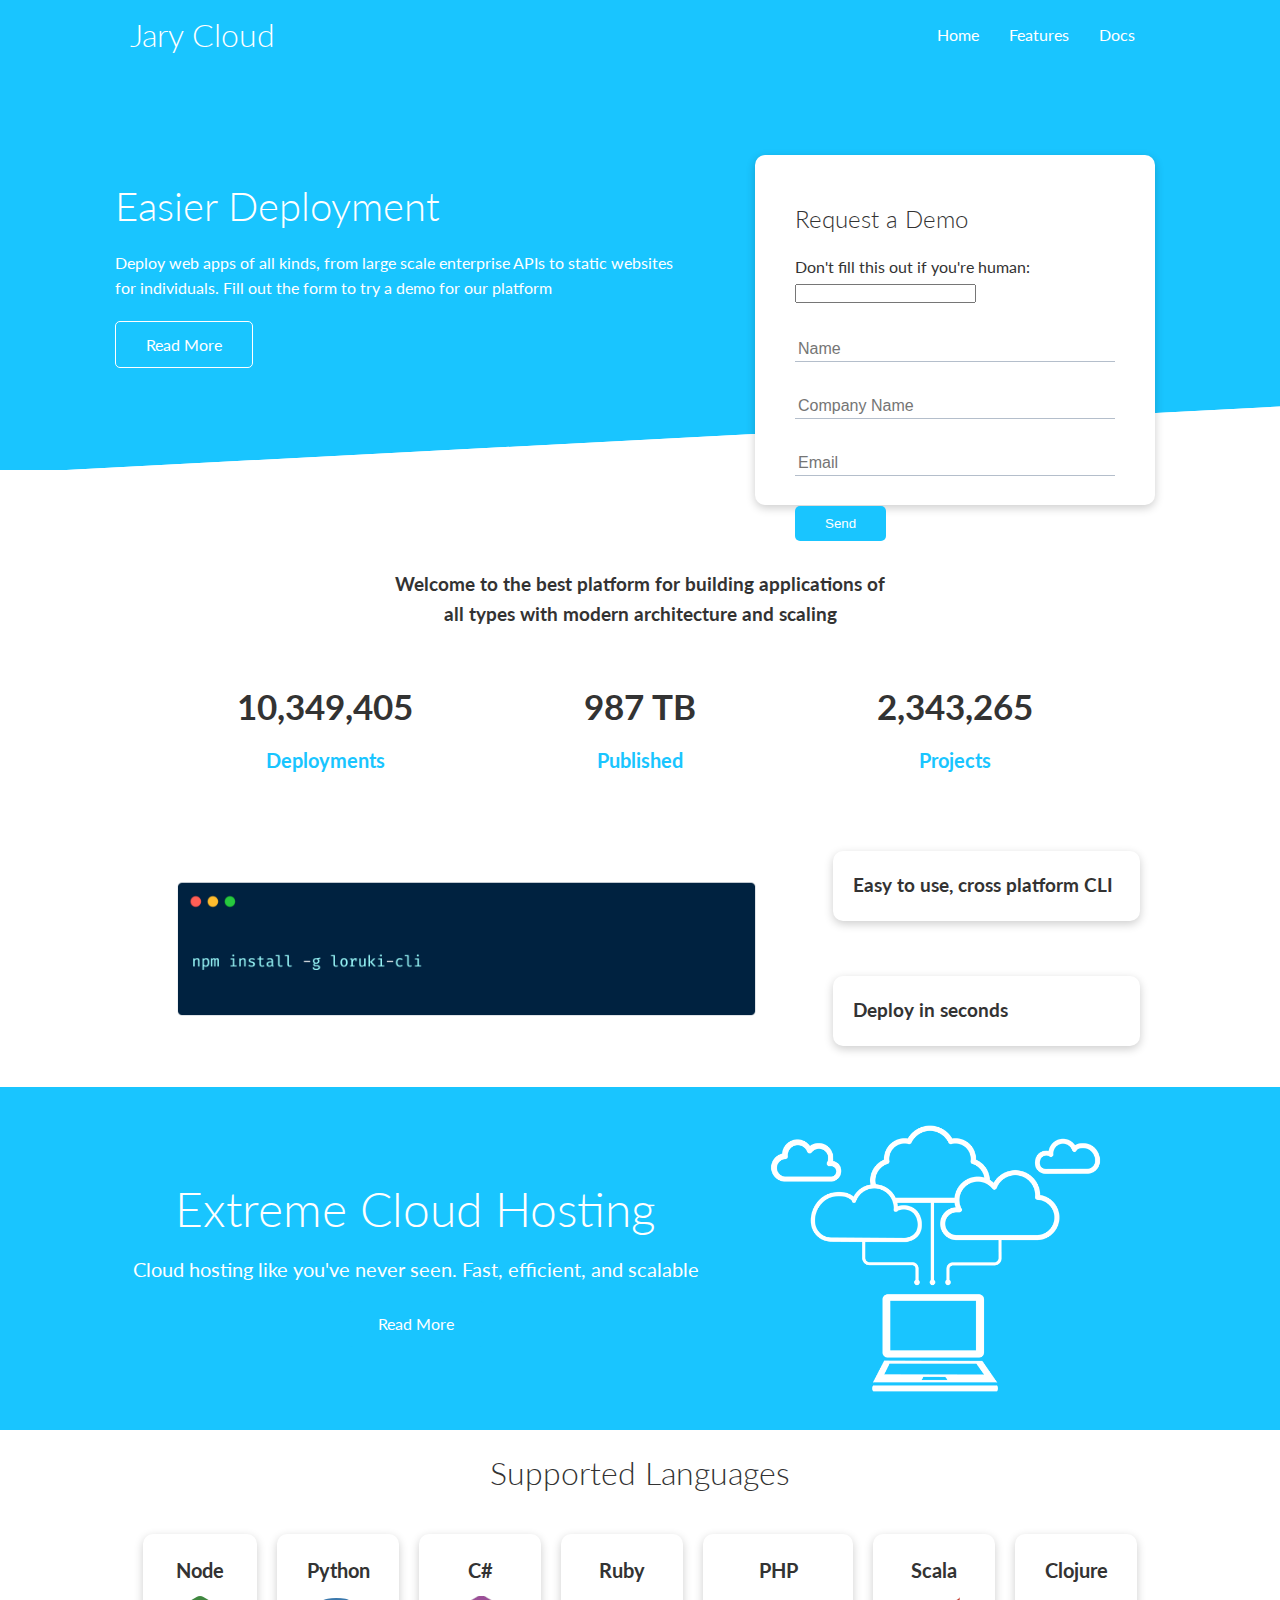
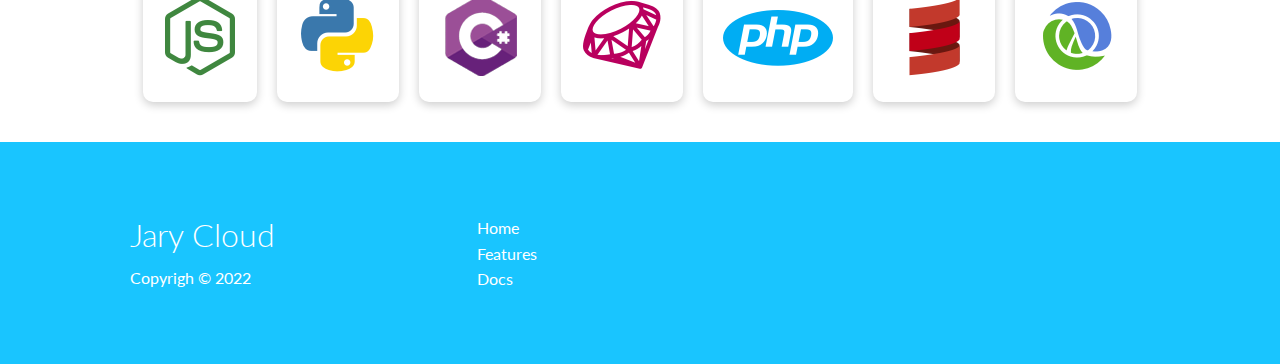
<file: index.html>
<!DOCTYPE html>
<html lang="en">
<head>
    <meta charset="UTF-8">
    <meta http-equiv="X-UA-Compatible" content="IE=edge">
    <meta name="viewport" content="width=device-width, initial-scale=1.0">
    <link rel="stylesheet" href="https://cdnjs.cloudflare.com/ajax/libs/font-awesome/6.1.1/css/all.min.css" integrity="sha512-KfkfwYDsLkIlwQp6LFnl8zNdLGxu9YAA1QvwINks4PhcElQSvqcyVLLD9aMhXd13uQjoXtEKNosOWaZqXgel0g==" crossorigin="anonymous" referrerpolicy="no-referrer" />
    <link rel="stylesheet" href="css/utilities.css">
    <link rel="stylesheet" href="/css/style.css">
    <title>JaryC | Cloud Hosting For Everyone</title>
</head>
<body>
    <!-- Navbar-->
    <div class="navbar">
        <div class="container flex">
            <h1 class="logo">Jary Cloud</h1>
            <nav>
                <ul>
                    <li><a href="index.html">Home</a></li>
                    <li><a href="features.html">Features</a></li>
                    <li><a href="docs.html">Docs</a></li>
                </ul>
            </nav>
        </div>
    </div>

    <!-- Showcase -->
    <section class="showcase">
        <div class="container grid">
            <div class="showcase-text">
                <h1>Easier Deployment</h1>
                <p>Deploy web apps of all kinds, from
                    large scale enterprise APIs to static 
                    websites for individuals. Fill out the 
                    form to try a demo for our platform</p>
                    <a href="features.html" class="btn btn-outline">
                        Read More
                    </a>
            </div>

            <div class="showcase-form card">
                <h2>Request a Demo</h2>
                <form name="contact" method="POST" netlify-honeypot="bot-field" data-netlify="true">
                    <input type="hidden" name="form-name" value="contact">
                    <p class="hidden"></p>
                        <label>Don't fill this out if you're human: <input name="bot-field"></label>
                    <div class="form-control">
                        <input type="text" name="name" placeholder="Name" required>
                    </div>
                    <div class="form-control">
                        <input type="text" name="company" placeholder="Company Name" required>
                    </div>
                    <div class="form-control">
                        <input type="email" name="email" placeholder="Email" required>
                    </div>
                    <input type="submit" value="Send" class="btn btn-primary">
                </form>
            </div>
        </div>
    </section>

    <!-- Stats -->
    <section class="stats">
        <div class="container">
            <h3 class="stats-heading text-center my-1">
                Welcome to the best platform for building applications of all
                types with modern architecture and scaling
            </h3>
            <div class="grid grid-3 text-center my-4">
                <div>
                    <i class="fa-solid fa-server fa-3x"></i>
                    <h3>10,349,405</h3>
                    <p class="text-secondary">Deployments</p>
                </div>
                <div>
                    <i class="fa-solid fa-upload fa-3x"></i>
                    <h3>987 TB</h3>
                    <p class="text-secondary">Published</p>
                </div>
                <div>
                    <i class="fa-solid fa-project-diagram fa-3x"></i>
                    <h3>2,343,265</h3>
                    <p class="text-secondary">Projects</p>
                </div>
            </div>
        </div>
    </section>

    <!-- Cli -->
    <section class="cli">
        <div class="container grid">
            <img src="/images/cli.png" alt="">
            <div class="card">
                <h3>Easy to use, cross platform CLI</h3>
            </div>
            <div class="card">
                <h3>Deploy in seconds</h3>
            </div>
        </div>
    </section>

    <!-- Cloud -->
    <section class="cloud bg-primary my-2 py-2">
        <div class="container grid">
            <div class="text-center">
                <h2 class="lg">Extreme Cloud Hosting</h2>
                <p class="lead my-1">Cloud hosting like you've never seen.
                    Fast, efficient, and scalable
                </p>
                <a href="features.html" class="btn btn-dark">Read More</a>
            </div>
            <img src="images/cloud.png" alt="">
        </div>
    </section>

    <!-- Languages -->
    <section class="languages">
        <h2 class="md text-center my-2">
            Supported Languages
        </h2>
        <div class="container flex">
            <div class="card">
                <h4>Node</h4>
                <img src="images/logos/node.png" alt="">
            </div>
            <div class="card">
                <h4>Python</h4>
                <img src="images/logos/python.png" alt="">
            </div>
            <div class="card">
                <h4>C#</h4>
                <img src="images/logos/csharp.png" alt="">
            </div>

            <div class="card">
                <h4>Ruby</h4>
                <img src="images/logos/ruby.png" alt="">
            </div>

            <div class="card">
                <h4>PHP</h4>
                <img src="images/logos/php.png" alt="">
            </div>

            <div class="card">
                <h4>Scala</h4>
                <img src="images/logos/scala.png" alt="">
            </div>

            <div class="card">
                <h4>Clojure</h4>
                <img src="images/logos/clojure.png" alt="">
            </div>
        </div>
    </section>

    <!-- Footer -->
    <footer class="footer bg-dark py-5">
        <div class="container grid grid-3">
            <div>
                <h1>Jary Cloud</h1>
                <p>Copyrigh &copy; 2022</p>
            </div>
            <nav>
                <ul>
                    <li><a href="index.html">Home</a></li>
                    <li><a href="features.html">Features</a></li>
                    <li><a href="docs.html">Docs</a></li>
                </ul>
            </nav>
            <div class="social">
                <a href="https://github.com/JaryCruz" target="_blank"><i class="fa-brands fa-github fa-2x"></i></a>
                <a href="https://twitter.com/JaryCruz5" target="_blank"><i class="fa-brands fa-twitter fa-2x"></i></a>
                <a href="https://www.facebook.com/jaryleonel.cruzzelaya.5" target="_blank" ><i class="fa-brands fa-facebook fa-2x"></i></a>
                <a href="https://www.instagram.com/jary.cruz10/" target="_blank"><i class="fa-brands fa-instagram fa-2x"></i></a>
            </div>
        </div>
    </footer>
</body>
</html>
</file>
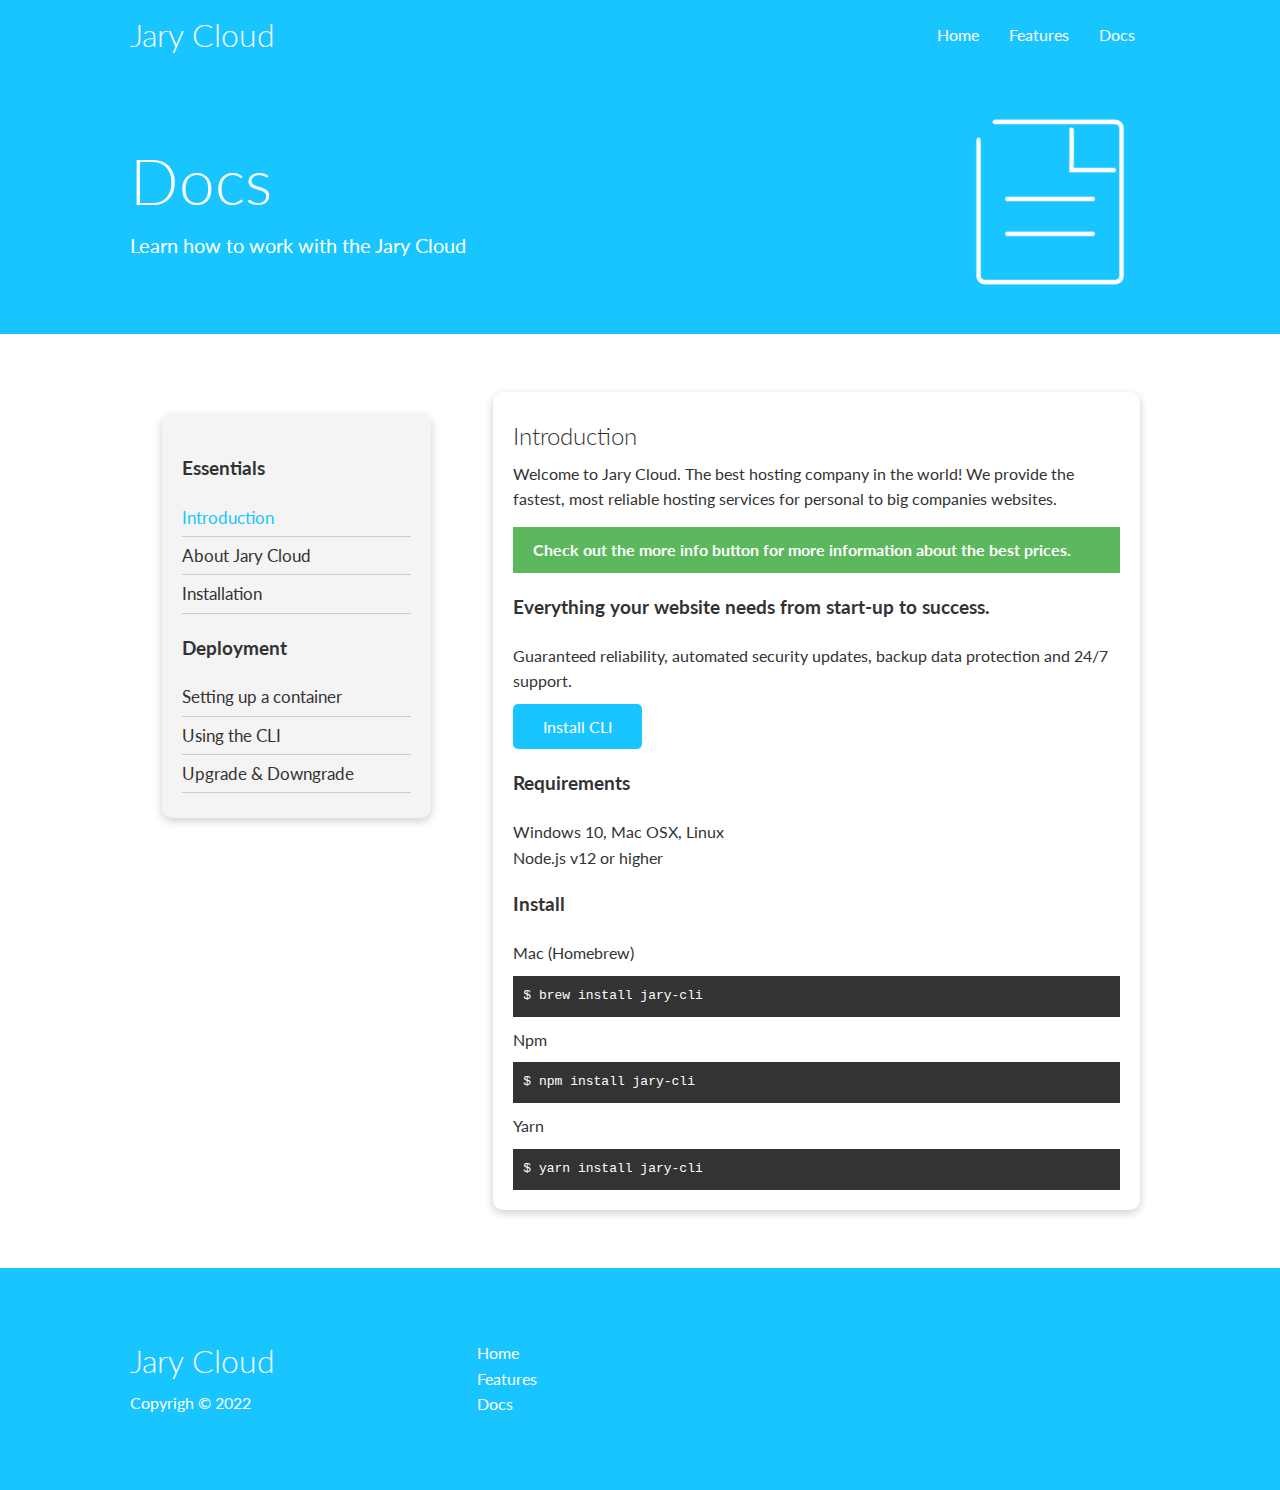
<file: docs.html>
<!DOCTYPE html>
<html lang="en">
<head>
    <meta charset="UTF-8">
    <meta http-equiv="X-UA-Compatible" content="IE=edge">
    <meta name="viewport" content="width=device-width, initial-scale=1.0">
    <link rel="stylesheet" href="https://cdnjs.cloudflare.com/ajax/libs/font-awesome/6.1.1/css/all.min.css" integrity="sha512-KfkfwYDsLkIlwQp6LFnl8zNdLGxu9YAA1QvwINks4PhcElQSvqcyVLLD9aMhXd13uQjoXtEKNosOWaZqXgel0g==" crossorigin="anonymous" referrerpolicy="no-referrer" />
    <link rel="stylesheet" href="css/utilities.css">
    <link rel="stylesheet" href="/css/style.css">
    <title>JaryC | Cloud Hosting For Everyone</title>
</head>
<body>
    <!-- Navbar-->
    <div class="navbar">
        <div class="container flex">
            <h1 class="logo">Jary Cloud</h1>
            <nav>
                <ul>
                    <li><a href="index.html">Home</a></li>
                    <li><a href="features.html">Features</a></li>
                    <li><a href="docs.html">Docs</a></li>
                </ul>
            </nav>
        </div>
    </div>

    <!-- Head -->
    <section class="docs-head bg-primary py-3">
        <div class="container grid">
            <div>
                <h1 class="xl">Docs</h1>
                <p class="lead">Learn how to work with the Jary Cloud</p>
                </p>
            </div>
            <img src="images/docs.png" alt="">
        </div>
    </section>

    <!-- Docs Main -->
    <section class="docs-main my-4">
        <div class="container grid">
            <div class="card bg-light p-3">
                <h3 class="my-2">Essentials</h3>
                <nav>
                    <ul>
                        <li><a class="text-primary" href="#">Introduction</a></li>
                        <li><a href="#">About Jary Cloud</a></li>
                        <li><a href="#">Installation</a></li>
                    </ul>
                </nav>

                <h3 class="my-2">Deployment</h3>
                <nav>
                    <ul>
                        <li><a href="#">Setting up a container</a></li>
                        <li><a href="#">Using the CLI</a></li>
                        <li><a href="#">Upgrade & Downgrade</a></li>
                    </ul>
                </nav>
            </div>
            <div class="card">
                <h2>Introduction</h2>
                <p>Welcome to Jary Cloud. The best hosting company in the world! 
                    We provide the fastest, most reliable hosting services for personal
                    to big companies websites.
                </p>
                    <div class="alert alert-success">
                        <i class="fa-solid fa-info"></i> Check out the more info button for more information about the best prices. 
                    </div>
                    <h3>Everything your website needs
                        from start-up to success.</h3>
                    <p>Guaranteed reliability, automated security updates, backup data protection and 24/7 support.</p>
                    <a href="" class="btn btn-primary">Install CLI</a>

                    <h3>Requirements</h3>
                    <ul>
                        <li>Windows 10, Mac OSX, Linux</li>
                        <li>Node.js v12 or higher</li>
                    </ul>

                    <h3>Install</h3>
                    <p>Mac (Homebrew)</p>
                    <pre>$ brew install jary-cli</pre>
                    <p>Npm</p>
                    <pre>$ npm install jary-cli</pre>
                    <p>Yarn</p>
                    <pre>$ yarn install jary-cli</pre>
            </div>
        </div>
    </section>

    
    <!-- Footer -->
    <footer class="footer bg-dark py-5">
        <div class="container grid grid-3">
            <div>
                <h1>Jary Cloud</h1>
                <p>Copyrigh &copy; 2022</p>
            </div>
            <nav>
                <ul>
                    <li><a href="index.html">Home</a></li>
                    <li><a href="features.html">Features</a></li>
                    <li><a href="docs.html">Docs</a></li>
                </ul>
            </nav>
            <div class="social">
                <a href="https://github.com/JaryCruz" target="_blank"><i class="fa-brands fa-github fa-2x"></i></a>
                <a href="https://twitter.com/JaryCruz5" target="_blank"><i class="fa-brands fa-twitter fa-2x"></i></a>
                <a href="https://www.facebook.com/jaryleonel.cruzzelaya.5" target="_blank" ><i class="fa-brands fa-facebook fa-2x"></i></a>
                <a href="https://www.instagram.com/jary.cruz10/" target="_blank"><i class="fa-brands fa-instagram fa-2x"></i></a>
            </div>
        </div>
    </footer>
</body>
</html>
</file>
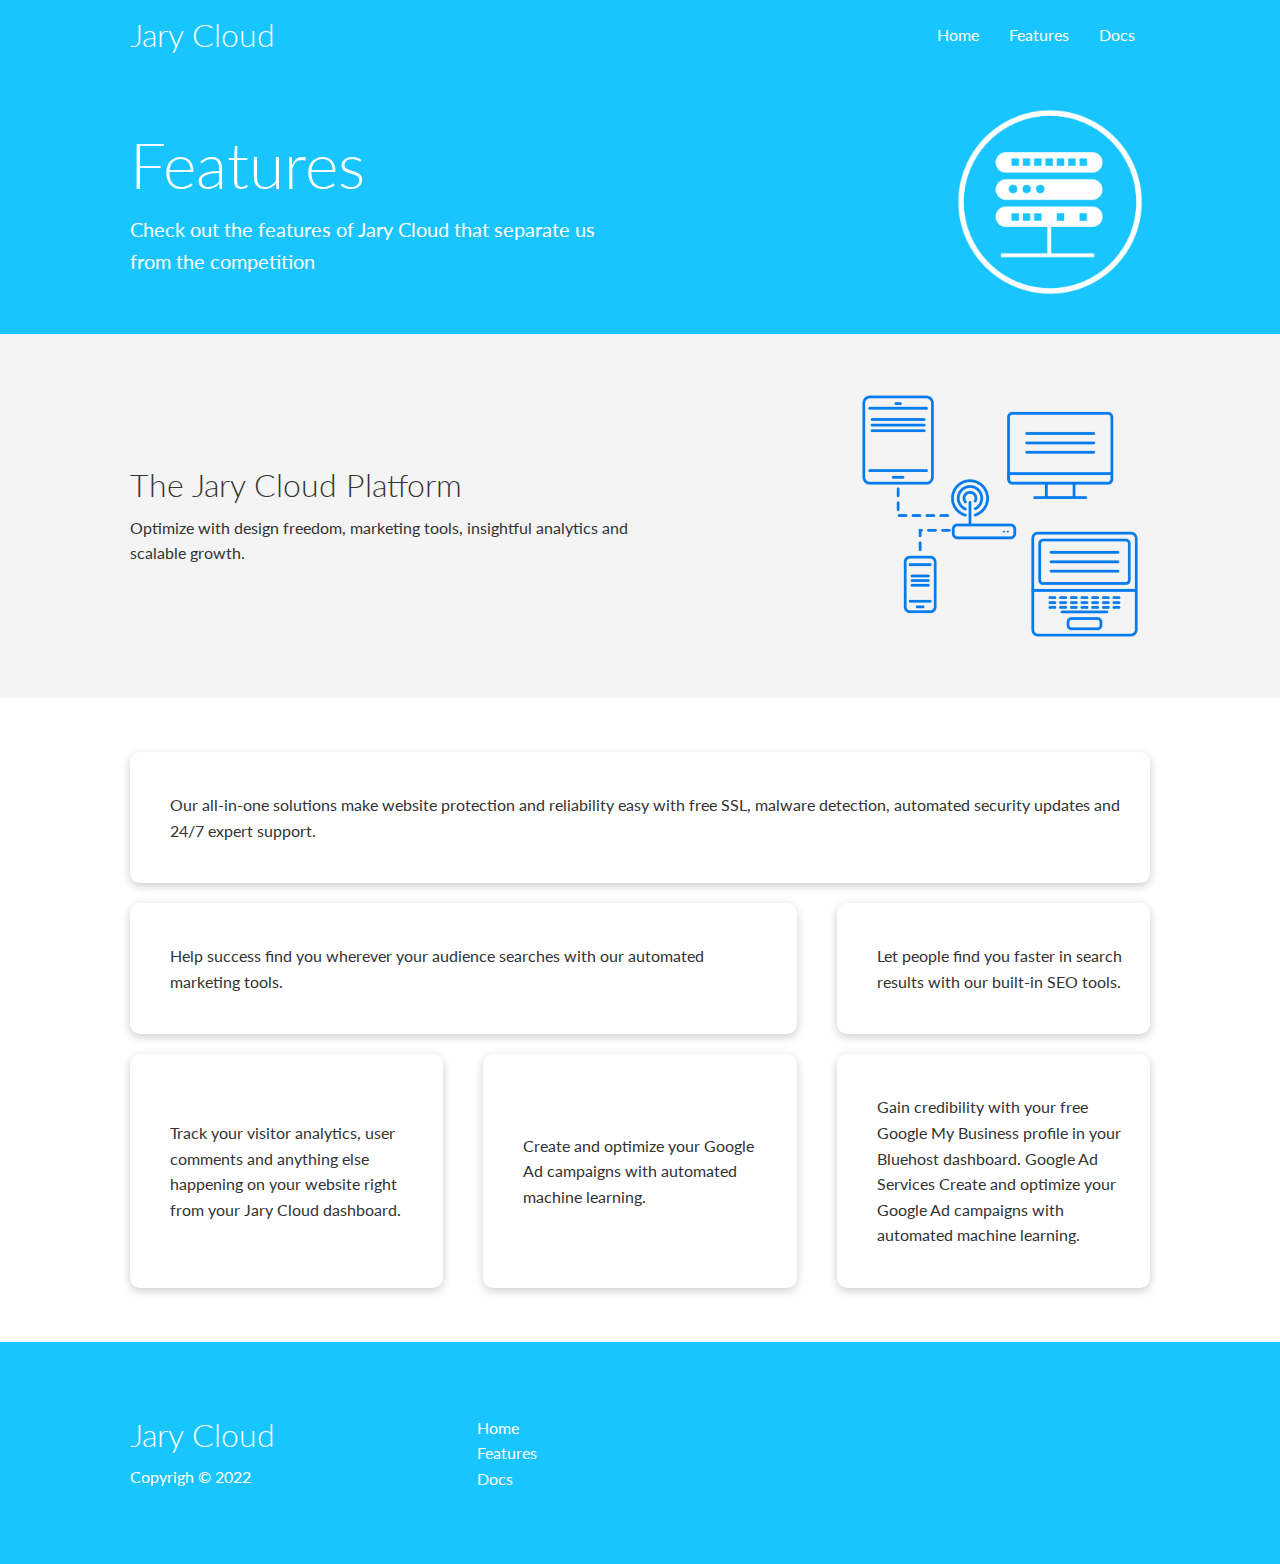
<file: features.html>
<!DOCTYPE html>
<html lang="en">
<head>
    <meta charset="UTF-8">
    <meta http-equiv="X-UA-Compatible" content="IE=edge">
    <meta name="viewport" content="width=device-width, initial-scale=1.0">
    <link rel="stylesheet" href="https://cdnjs.cloudflare.com/ajax/libs/font-awesome/6.1.1/css/all.min.css" integrity="sha512-KfkfwYDsLkIlwQp6LFnl8zNdLGxu9YAA1QvwINks4PhcElQSvqcyVLLD9aMhXd13uQjoXtEKNosOWaZqXgel0g==" crossorigin="anonymous" referrerpolicy="no-referrer" />
    <link rel="stylesheet" href="css/utilities.css">
    <link rel="stylesheet" href="/css/style.css">
    <title>JaryC | Cloud Hosting For Everyone</title>
</head>
<body>
    <!-- Navbar-->
    <div class="navbar">
        <div class="container flex">
            <h1 class="logo">Jary Cloud</h1>
            <nav>
                <ul>
                    <li><a href="index.html">Home</a></li>
                    <li><a href="features.html">Features</a></li>
                    <li><a href="docs.html">Docs</a></li>
                </ul>
            </nav>
        </div>
    </div>

    <!-- Head -->
    <section class="features-head bg-primary py-3">
        <div class="container grid">
            <div>
                <h1 class="xl">Features</h1>
                <p class="lead">Check out the features of Jary Cloud that
                    separate us from the competition
                </p>
            </div>
            <img src="images/server.png" alt="">
        </div>
    </section>

    <!-- Sub head -->
    <section class="features-sub-head bg-light py-3">
        <div class="container grid">
            <div>
                <h1 class="md">The Jary Cloud Platform</h1>
                <p>
                    Optimize with design freedom, marketing tools, insightful analytics and scalable growth.
                </p>
            </div>
            <img src="images/server2.png" alt="">
        </div>
    </section>

    <section class="features-main my-2">
        <div class="container grid grid-3">
            <div class="card flex">
                <i class="fa-solid fa-server fa-3x"></i>
                <p>
                    Our all-in-one solutions make website protection and reliability easy with free SSL, malware detection, automated security updates and 24/7 expert support.
                </p>
            </div>
            <div class="card flex">
                <i class="fa-solid fa-laptop-code fa-3x"></i>
                <p>
                    Help success find you wherever your audience searches with our automated marketing tools.
                </p>
            </div>
            <div class="card flex">
                <i class="fa-solid fa-database fa-3x"></i>
                <p>
                    Let people find you faster in search results with our built-in SEO tools.
                </p>
            </div>
            <div class="card flex">
                <i class="fa-solid fa-power-off fa-3x"></i>
                <p>
                    Track your visitor analytics, user comments and anything else happening on your website right from your Jary Cloud dashboard.
                </p>
            </div>
            <div class="card flex">
                <i class="fa-solid fa-upload fa-3x"></i>
                <p>
                    Create and optimize your Google Ad campaigns with automated machine learning.
                </p>
            </div>
            <div class="card flex">
                <i class="fa-solid fa-server fa-3x"></i>
                <p>
                    Gain credibility with your free Google My Business profile in your Bluehost dashboard.

Google Ad Services
Create and optimize your Google Ad campaigns with automated machine learning.
                </p>
            </div>
        </div>
    </section>

    <!-- Footer -->
    <footer class="footer bg-dark py-5">
        <div class="container grid grid-3">
            <div>
                <h1>Jary Cloud</h1>
                <p>Copyrigh &copy; 2022</p>
            </div>
            <nav>
                <ul>
                    <li><a href="index.html">Home</a></li>
                    <li><a href="features.html">Features</a></li>
                    <li><a href="docs.html">Docs</a></li>
                </ul>
            </nav>
            <div class="social">
                <a href="https://github.com/JaryCruz" target="_blank"><i class="fa-brands fa-github fa-2x"></i></a>
                <a href="https://twitter.com/JaryCruz5" target="_blank"><i class="fa-brands fa-twitter fa-2x"></i></a>
                <a href="https://www.facebook.com/jaryleonel.cruzzelaya.5" target="_blank" ><i class="fa-brands fa-facebook fa-2x"></i></a>
                <a href="https://www.instagram.com/jary.cruz10/" target="_blank"><i class="fa-brands fa-instagram fa-2x"></i></a>
            </div>
        </div>
    </footer>
</body>
</html>
</file>
<file: css/utilities.css>
:root {
    --primary-color: lightblue;
    --secondary-color: darkblue;
    --dark-color: #002240;
    --light-color: #f4f4f4;
    --success-color: #5cb85c;
    --error-color: #d9534f
}

.container {
    max-width: 1100px;
    margin: 0 auto;
    overflow: auto;
    padding: 0 40px;
}

.card {
    background-color: white;
    color: #333;
    border-radius: 10px;
    box-shadow: 0 3px 10px rgba(0, 0, 0, 0.2);
    padding: 20px;
    margin: 10px;
}

.btn {
    display: inline-block;
    padding: 10px 30px;
    cursor: pointer;
    background-color: var(--primary-color);
    color: white;
    border: none;
    border-radius: 5px;
}

.btn-outline {
    background-color: transparent;
    border: 1px white solid;
}

.btn:hover {
    transform: scale(0.98);
}

/* Background  & colored buttons */
.bg-primary, 
.btn-primary {
    background-color: var(--primary-color);
    color: white;
}

.bg-secondary, 
.btn-secondary {
    background-color: var(--secondary-color);
    color: white;
}

.bg-dark, 
.btn-dark {
    background-color: var(--secondary-color);
    color: white;
}

.bg-light, 
.btn-light {
    background-color: var(--light-color);
    color: #333;
}

.bg-primary a, 
.btn-primary a,
.bg-secondary a, 
.btn-secondary a,
.bg-dark a, 
.btn-dark a {
    color: white;
}

/* Text Colors */
.text-primary {
    color: var(--primary-color);
}

.text-secondary{
    color: var(--secondary-color);
}

.text-dark {
    color: var(--dark-color);
}

.text-light {
    color: var(--light-color);
}

/* Text Sizes */
.lead {
    font-size: 20px;
}

.sm {
    font-size: 1rem;
}

.md {
    font-size: 2rem;
}

.lg {
    font-size: 3rem;
}

.xl {
    font-size: 4rem;
}

.text-center {
    text-align: center;
}

/* Alert */

.alert {
    background-color: var(--light-color);
    padding: 10px 20px;
    font-weight: bold;
    margin: 15px 0;
}

.aler i {
    margin-right: 10px;
}

.alert-success {
    background-color: var(--success-color);
    color: white;
}

.alert-error {
    background-color: var(--error-color);
    color: white;
}

.flex {
    display: flex;
    justify-content: center;
    align-items: center;
    height: 100%;
}

.grid {
    display: grid;
    grid-template-columns: repeat(2, 1fr);
    gap: 20px;
    justify-content: center;
    align-items: center;
    height: 100%;
}

.grid-3 {
    grid-template-columns: repeat(3, 1fr);
}

/* Margin */
.my-1 {
    margin: 1rem 0;
}

.my-2 {
    margin: 1.5rem 0;
}

.my-3 {
    margin: 2rem 0;
}

.my-4 {
    margin: 3rem 0;
}

.my-5 {
    margin: 4rem 0;
}

.m-1 {
    margin: 1rem;
}

.m-2 {
    margin: 1.5rem;
}

.m-3 {
    margin: 2rem ;
}

.my-4 {
    margin: 3rem ;
}

.m-5 {
    margin: 4rem ;
}

/* Padding */
.py-1 {
    padding: 1rem 0;
}

 .py-2 {
    padding: 1.5rem 0;
 }

 .py-3 {
    padding: 2rem 0;
 }

 .py-4 {
    padding: 3rem 0;
 }

 .py-5 {
    padding: 4rem 0;
 }

.p-1 {
    margin: 1rem;
}

.p-2 {
    margin: 1.5rem;
}

.p-3 {
    margin: 2rem ;
}

.p-4 {
    margin: 3rem ;
}

.p-5 {
    margin: 4rem ;
}
</file>
<file: css/style.css>
@import url('https://fonts.googleapis.com/css2?family=Lato:wght@300&display=swap');

:root {
    --primary-color: rgb(25, 197, 255);
    --secondary-color: rgb(25, 197, 255);
    --dark-color: #002240;
    --light-color: #f4f4f4;
}

* {
    box-sizing: border-box;
    padding: 0;
    margin: 0;
}

body {
    font-family: 'Lato', sans-serif;
    color: #333;
    line-height: 1.6;
}

ul {
    list-style-type: none;
}

a {
    text-decoration: none;
    color: #333;
}

h1, h2 {
    font-weight: 300;
    line-height: 1.2;
    margin: 10px 0;
}

p {
    margin: 10px 0;
}

img {
    width: 100%;
}

code, pre {
    background-color: #333;
    padding: 10px;
    color: white;
}

.hidden {
    visibility: hidden;
    height: 0;
}

/* Navbar */

.navbar {
    background-color: var(--primary-color);
    color: #fff;
    height: 70px;
}

.navbar ul {
    display: flex;
}

.navbar a {
    color: #fff;
    padding: 10px;
    margin: 0 5px;
}

.navbar a:hover {
    border-bottom: 2px #fff solid;

}

.navbar .flex {
    justify-content: space-between;
}

/* Showcase */
.showcase {
    height: 400px;
    background-color: var(--primary-color);
    color: #fff;
    position: relative;
}

.showcase h1 {
    font-size: 40px;
}

.showcase p {
    margin: 20px 0;
}

.showcase .grid {
    overflow: visible;
    grid-template-columns: 55% 45%;
    gap: 30px;
}

.showcase-text {
    animation: slideInFromLeft 1s ease-in;
}

.showcase-form {
    position: relative;
    top: 60px;
    height: 350px;
    width: 400px;
    padding: 40px;
    z-index: 100;
    justify-self: flex-end;
    animation: slideInFromRight 1s ease-in;
}

.showcase-form .form-control {
    margin: 30px 0;
}

.showcase-form input[type='text'] ,
.showcase-form input[type='email'] {
    border: 0;
    border-bottom: 1px solid #b4becb;
    width: 100%;
    padding: 3px;
    font-size: 16px;
}

.showcase-form input:focus {
    outline: none;
}

.showcase::before,
.showcase::after {
    content: '';
    position: absolute;
    height: 100px;
    bottom: -70px;
    right: 0;
    left: 0;
    background-color: white;
    transform: skewY(-3deg);
    -webkit-transform: skewY(-3deg);
    -moz-transform: skewY(-3deg);
    -ms-transform: skewY(-3deg);
}


/* Stats */
.stats {
    padding-top: 100px;
    animation: slideInFromBottom 1s ease-in;
}

.stats-heading {
    max-width: 500px;
    margin: auto;
}

.stats .grid h3 {
    font-size: 35px;
}

.stats .grid p {
    font-size: 20px;
    font-weight: bold;
}

/* Cli */
.cli .grid {
    grid-template-columns: repeat(3, 1fr);
    grid-template-rows: repeat(2, 1fr);
}

.cli .grid > *:first-child {
    grid-column: 1 / span 2;
    grid-row: 1 / span 2;
}

/* Cloud */
.cloud .grid {
    grid-template-columns: 4fr 3fr;
}

/* Languages */

.languages .flex {
    flex-wrap: wrap;
}

.languages .card {
    text-align: center;
    margin: 18px 10px 40px;
    transition: transform 0.2s ease-in;
}

.languages .card h4 {
    font-size: 20px;
    margin-bottom: 10px;
}

.languages .card:hover {
    transform: translateY(-15px);
}

/* Features */
.features-head img,
.docs-head img {
    width: 200px;
    justify-self: flex-end;
}

.features-sub-head img {
    width: 300px;
    justify-self: end;
}

.features-main .grid {
    padding: 30px;
}

.features-main .grid {
    padding: 30px;
}

.features-main .grid > *:first-child {
    grid-column: 1 / 4;
}

.features-main .grid > *:nth-child(2) {
    grid-column: 1 / 3;
}

.features-main .card > i{
    margin-right: 20px;
}

/* Docs */ 

.docs-main h3 {
    margin: 20px 0;
}

.docs-main .grid {
    grid-template-columns: 1fr 2fr;
    align-items: flex-end;
    align-items: flex-start;
}

.docs-main nav li {
    font-size: 17px;
    padding-bottom: 5px;
    margin-bottom: 5px;
    border-bottom: 1px solid #ccc;
}

.docs-main a:hover {
    font-weight: bold;
}


/* Footer */

.footer .social a {
    margin: 0 10px;
}

.footer nav li {
    display: flex;
    align-content: center;
    align-self: center;
}

.footer nav li {

}

/* Animations */
@keyframes slideInFromLeft {
    0% {
        transform: translateX(-100%)
    }
    100% {
        transform: translateX(0);
    }
}

@keyframes slideInFromRight {
    0% {
        transform: translateX(100%)
    }
    100% {
        transform: translateX(0);
    }
}

@keyframes slideInFromTop {
    0% {
        transform: translateY(-100%)
    }
    100% {
        transform: translateX(0);
    }
}

@keyframes slideInFromBottom {
    0% {
        transform: translateY(100%)
    }
    100% {
        transform: translateX(0);
    }
}

/* Tables and under */
@media(max-width: 768px) {
    .grid,
    .showcase .grid,
    .stats .grid,
    .cli .grid,
    .cloud .grid,
    .features-main .grid,
    .docs-main .grid {
        grid-template-columns: 1fr;
        grid-template-rows: 1fr;
    }

    .showcase {
        height: auto;
    }

    .showcase-text {
        text-align: center;
        margin-top: 40px;
        animation: slideInFromTop 1s ease-in;
    }

    .showcase-form {
        justify-self: center;
        margin: auto;
        animation: slideInFromBottom 1s ease-in;
    }

    .cli .grid > *:first-child {
        grid-column: 1;
        grid-row: 1;
    }

    .features-head,
    .features-sub-head,
    .docs-head {
        text-align: center;
    }

    .features-head img,
    .features-sub-head img,
    .docs-head img {
        justify-self: center;
    }

    .features-main .grid > *:first-child ,
    .features-main .grid > *:nth-child(2) {
        grid-column: 1;
    }
}

/* Mobile */
@media(max-width: 500px) {
    .navbar {
        height: 110px;
    }

    .navbar .flex {
        flex-direction: column;
    }

    .navbar ul {
        padding: 10px;
        background-color: rgba(0, 0, 0, 0.1);
    }
}
</file>
